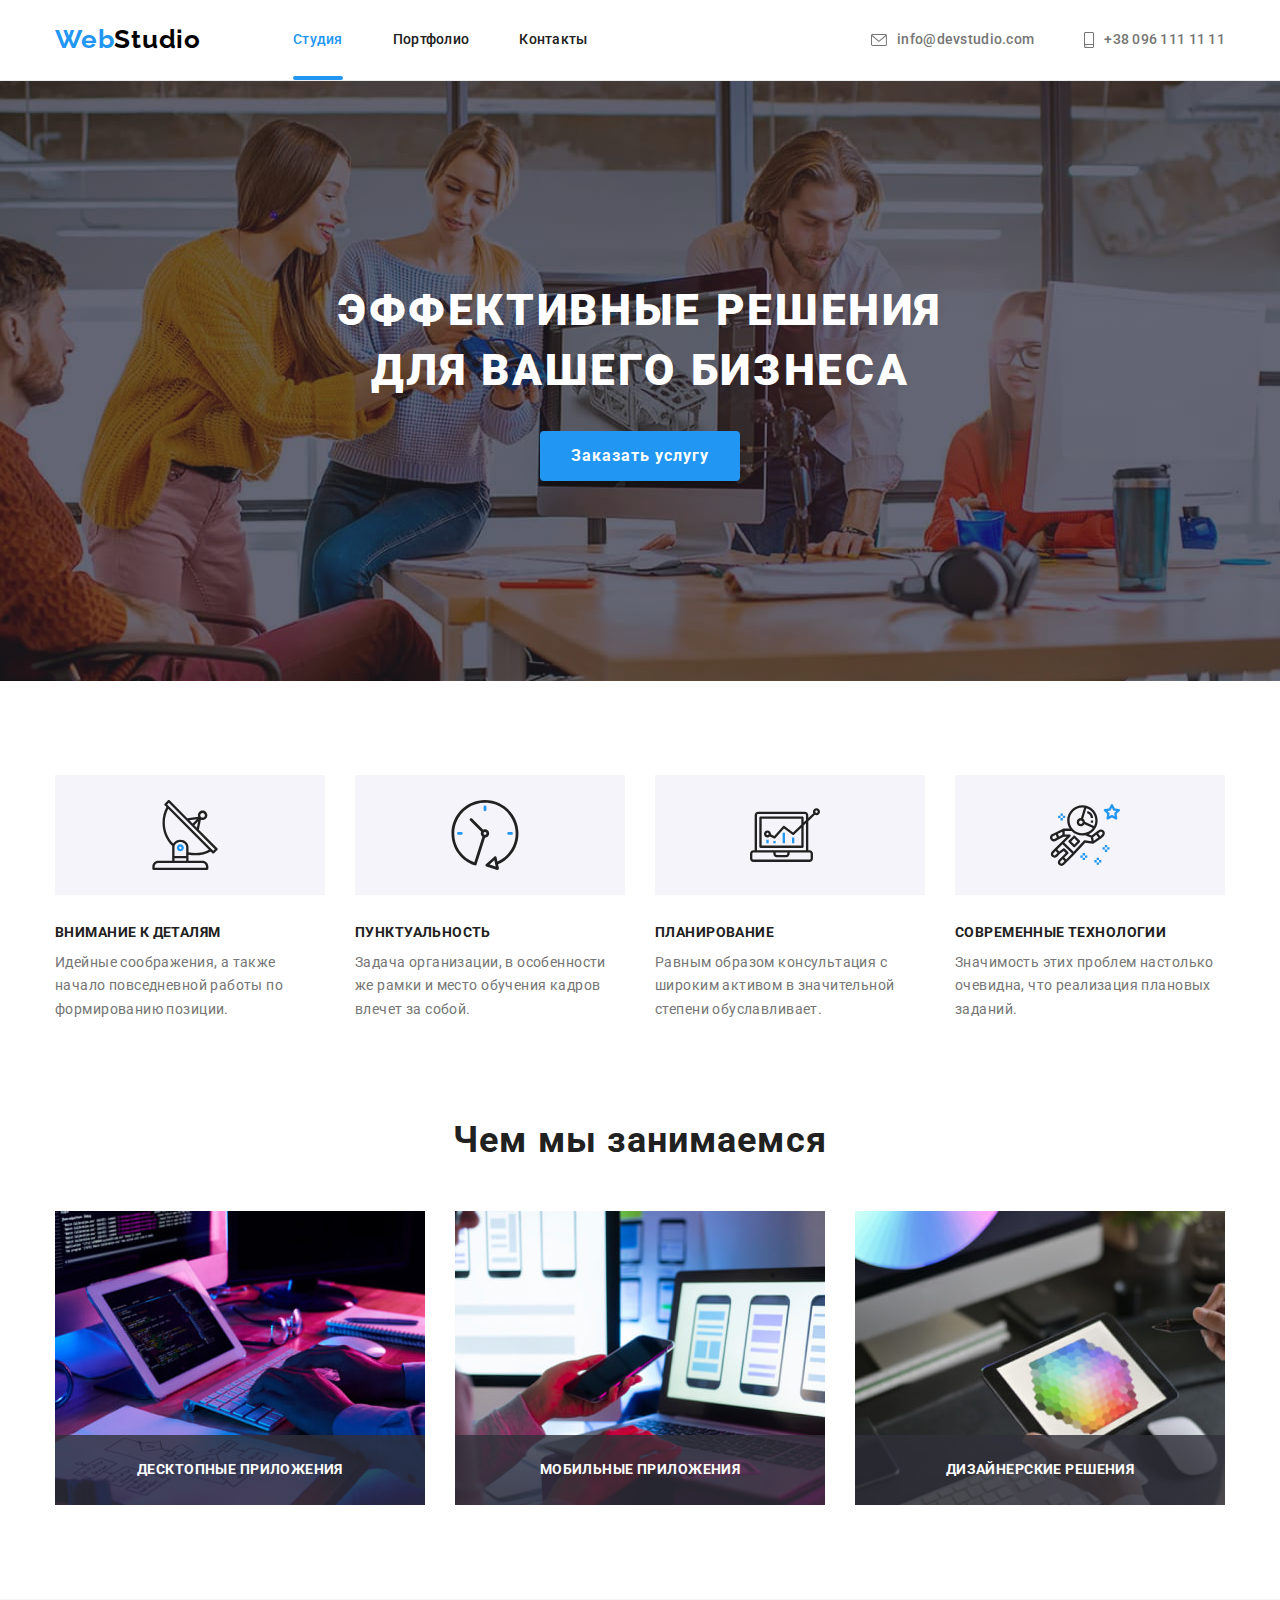
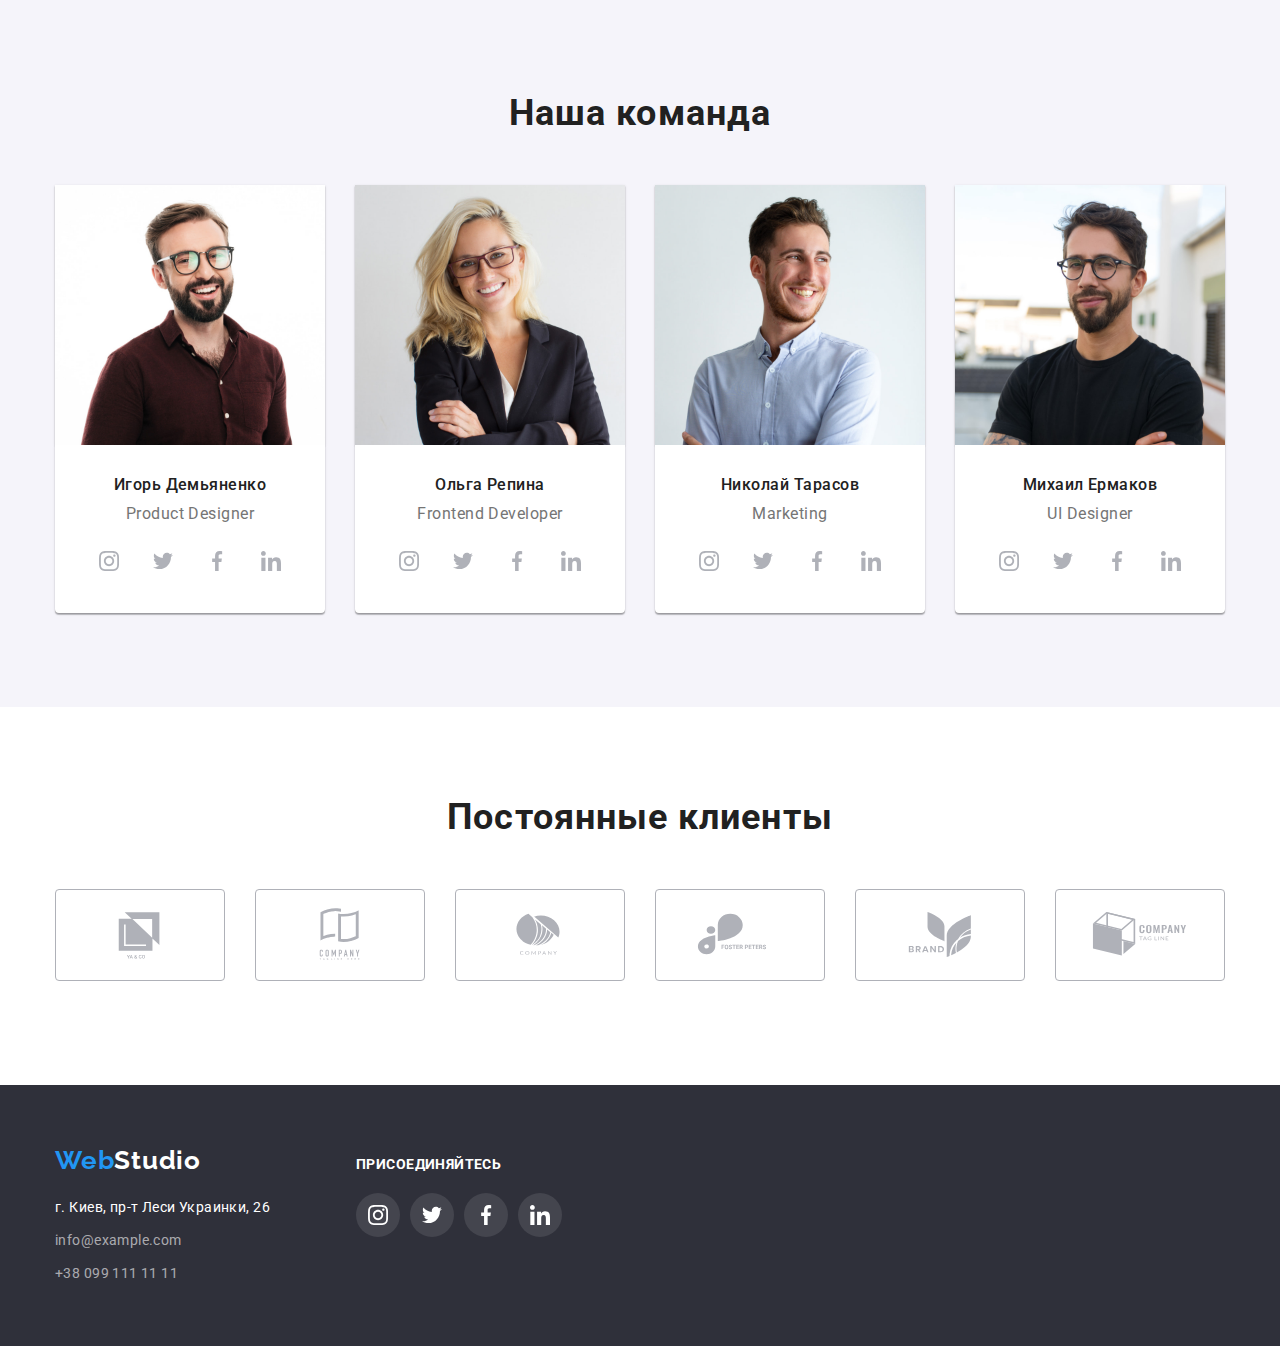
<file: index.html>
<!DOCTYPE html>
<html lang="ru">
<head>
    <meta charset="UTF-8">
    <meta http-equiv="X-UA-Compatible" content="IE=edge">
    <meta name="viewport" content="width=device-width, initial-scale=1.0">
    <meta name="description" content="Веб Студия Киев" />
    <title>Веб Студия Киев</title>
    <link rel="preconnect" href="https://fonts.googleapis.com">
    <link rel="preconnect" href="https://fonts.gstatic.com" crossorigin>
    <link href="https://fonts.googleapis.com/css2?family=Raleway:wght@700&family=Roboto:wght@400;500;700;900&display=swap"
        rel="stylesheet">
    <link rel="stylesheet" href="./modern-normalize.css">
    <link rel="stylesheet" href="./css/styles.css">
</head>
<body>
<!-- Шапка сайта-->
<header class="header">
    <div class="container main-nav">
    <nav class="header-nav">
        <a href="./index.html" class="logo"><span class="logo-style">Web</span>Studio</a>
        <ul class="site-nav list">
            <li class="item"><a href="" class="link current">Студия</a></li>
            <li class="item"><a href="./portfolio.html" class="link">Портфолио</a></li>
            <li class="item"><a href="" class="link">Контакты</a></li>
        </ul>
    </nav>
    <ul class="contacts-list list">
        <li class="item">
            <a href="mailto:info@devstudio.com" class="contacts">
                    <svg class="logo-contacts" width="16px" height="12px">
                        <use href="./images/symbol-defs.svg#icon-email"></use>
                    </svg>
                    info@devstudio.com
            </a>
        </li>
        <li class="item">
            <a href="tel:+380961111111" class="contacts">
                    <svg class="logo-contacts" width="10px" height="16px">
                        <use href="./images/symbol-defs.svg#icon-smartphone"></use>
                    </svg>
                    +38 096 111 11 11
            </a>
        </li>
    </ul>
    </div>
</header>

<main>
    <!-- Герой -->
    <section class="hero">
        <div class="container">
            <h1 class="hero-title">Эффективные решения для вашего бизнеса</h1>
            <button type="button" class="hero-button" data-modal-open>Заказать услугу</button>
        </div>

<div class="backdrop is-hidden" data-modal>
    <div class="modal">
        <button class="close-button" data-modal-close>
            <svg  class="close-logo" width="30px" height="30px">
                <use href="./images/symbol-defs.svg#icon-close"></use>
            </svg>
        </button>
    </div>
</div>

    </section>

    <!-- Наши преимущества -->
    <section class="benefits-section">
        <div class="container">
        <h2 class="visually-hidden">Наши преимущества</h2>
        <ul class="benefits-list list">
            <li class="list-item">
                <div class="benefits-logo">
                <svg class="logo-contacts" width="70px" height="70px">
                    <use href="./images/symbol-defs.svg#icon-antenna"></use>
                </svg>
                </div>
                <h3 class="benefits-title">Внимание к деталям</h3>
                <p class="benefits-description">Идейные соображения, а также начало повседневной работы по формированию позиции.</p>
            </li>
            <li class="list-item">
                <div class="benefits-logo">
                    <svg class="logo-contacts" width="70px" height="70px">
                        <use href="./images/symbol-defs.svg#icon-clock"></use>
                    </svg>
                </div>
                <h3 class="benefits-title">Пунктуальность</h3>
                <p class="benefits-description">Задача организации, в особенности же рамки и место обучения кадров влечет за собой.</p>
            </li>
            <li class="list-item">
                <div class="benefits-logo">
                    <svg class="logo-contacts" width="70px" height="70px">
                        <use href="./images/symbol-defs.svg#icon-diagram"></use>
                    </svg>
                </div>
                <h3 class="benefits-title">Планирование</h3>
                <p class="benefits-description">Равным образом консультация с широким активом в значительной степени обуславливает.</p>
            </li>
            <li class="list-item">
                <div class="benefits-logo">
                    <svg class="logo-contacts" width="70px" height="70px">
                        <use href="./images/symbol-defs.svg#icon-astronaut"></use>
                    </svg>
                </div>
                <h3 class="benefits-title">Современные технологии</h3>
                <p class="benefits-description">Значимость этих проблем настолько очевидна, что реализация плановых заданий.</p>
            </li>
        </ul>
        </div>
    </section>

    <!-- Чем мы занимаемся -->

    <section class="services-section">
        <div class="container">
        <h2 class="section-title">Чем мы занимаемся</h2>
        <ul class="services-list list">
            <li class="list-item-services">
                <img src="./images/box_1.jpg" alt="Человек работает на клавиатуре перед компьютером и планшетом" width="370">
                <p class="services-descriprion">Десктопные приложения</p>
            </li>
            <li class="list-item-services">
                <img src="./images/box_2.jpg" alt="Человек работает на ноутбуке с телефоном в руках" width="370">
                <p class="services-descriprion">Мобильные приложения</p>
            </li>
            <li class="list-item-services">
                <img src="./images/box_3.jpg" alt="Человек работает на планшете со стилусом в руках" width="370">
                <p class="services-descriprion">Дизайнерские решения</p>
            </li>
        </ul>
        </div>
    </section>

    <!-- Наша команда -->
    <section class="team-section">
        <div class="container">
        <h2 class="section-title">Наша команда</h2>
        <ul class="team-list list">
            <li class="list-item">
                    <img src="./images/img_pd.jpg" alt="Фото Игоря Демьяненко" width="270">
                    <div class="team-member-info">
                        <h3 class="team-title">Игорь Демьяненко</h3>
                        <p class=team-description>Product Designer</p>
                            <ul class="social-networks-list list">
                                <li class="social-item">
                                    <a class="social-link" href="">
                                        <svg class="logo-social" width="20px" height="20px">
                                            <use href="./images/symbol-defs.svg#icon-instagram"></use>
                                        </svg>
                                    </a>
                                </li>
                                <li class="social-item">
                                    <a class="social-link" href="">
                                        <svg class="logo-social" width="20px" height="20px">
                                            <use href="./images/symbol-defs.svg#icon-twitter"></use>
                                        </svg>
                                    </a>
                                </li>
                                <li class="social-item">
                                    <a class="social-link" href="">
                                    <svg class="logo-social" width="20px" height="20px">
                                        <use href="./images/symbol-defs.svg#icon-facebook"></use>
                                    </svg>
                                    </a>
                                </li>
                                <li class="social-item">
                                    <a class="social-link" href="">
                                    <svg class="logo-social" width="20px" height="20px">
                                        <use href="./images/symbol-defs.svg#icon-linkedin"></use>
                                    </svg>
                                    </a>
                                </li>
                            </ul>
                    </div>
            </li>
            <li class="list-item">
                    <img src="./images/img_fd.jpg" alt="Фото Ольги Репиной" width="270">
                    <div class="team-member-info">
                        <h3 class="team-title">Ольга Репина</h3>
                        <p class=team-description>Frontend Developer</p>
                            <ul class="social-networks-list list">
                                <li class="social-item">
                                    <a class="social-link" href="">
                                        <svg class="logo-social" width="20px" height="20px">
                                            <use href="./images/symbol-defs.svg#icon-instagram"></use>
                                        </svg>
                                    </a>
                                </li>
                                <li class="social-item">
                                    <a class="social-link" href="">
                                        <svg class="logo-social" width="20px" height="20px">
                                            <use href="./images/symbol-defs.svg#icon-twitter"></use>
                                        </svg>
                                    </a>
                                </li>
                                <li class="social-item">
                                    <a class="social-link" href="">
                                    <svg class="logo-social" width="20px" height="20px">
                                        <use href="./images/symbol-defs.svg#icon-facebook"></use>
                                    </svg>
                                    </a>
                                </li>
                                <li class="social-item">
                                    <a class="social-link" href="">
                                    <svg class="logo-social" width="20px" height="20px">
                                        <use href="./images/symbol-defs.svg#icon-linkedin"></use>
                                    </svg>
                                    </a>
                                </li>
                            </ul>
                    </div>
            </li>
            <li class="list-item">
                    <img src="./images/img_m.jpg" alt="Фото Николая Тарасова" width="270">
                    <div class="team-member-info">
                        <h3 class="team-title">Николай Тарасов</h3>
                        <p class=team-description>Marketing</p>
                            <ul class="social-networks-list list">
                                <li class="social-item">
                                    <a class="social-link" href="">
                                        <svg class="logo-social" width="20px" height="20px">
                                            <use href="./images/symbol-defs.svg#icon-instagram"></use>
                                        </svg>
                                    </a>
                                </li>
                                <li class="social-item">
                                    <a class="social-link" href="">
                                        <svg class="logo-social" width="20px" height="20px">
                                            <use href="./images/symbol-defs.svg#icon-twitter"></use>
                                        </svg>
                                    </a>
                                </li>
                                <li class="social-item">
                                    <a class="social-link" href="">
                                    <svg class="logo-social" width="20px" height="20px">
                                        <use href="./images/symbol-defs.svg#icon-facebook"></use>
                                    </svg>
                                    </a>
                                </li>
                                <li class="social-item">
                                    <a class="social-link" href="">
                                    <svg class="logo-social" width="20px" height="20px">
                                        <use href="./images/symbol-defs.svg#icon-linkedin"></use>
                                    </svg>
                                    </a>
                                </li>
                            </ul>
                    </div>
            </li>
            <li class="list-item">
                    <img src="./images/img_ui.jpg" alt="Фото Михаила Ермакова" width="270">
                    <div class="team-member-info">
                        <h3 class="team-title">Михаил Ермаков</h3>
                        <p class=team-description>UI Designer</p>
                            <ul class="social-networks-list list">
                                <li class="social-item">
                                    <a class="social-link" href="">
                                        <svg class="logo-social" width="20px" height="20px">
                                            <use href="./images/symbol-defs.svg#icon-instagram"></use>
                                        </svg>
                                    </a>
                                </li>
                                <li class="social-item">
                                    <a class="social-link" href="">
                                        <svg class="logo-social" width="20px" height="20px">
                                            <use href="./images/symbol-defs.svg#icon-twitter"></use>
                                        </svg>
                                    </a>
                                </li>
                                <li class="social-item">
                                    <a class="social-link" href="">
                                    <svg class="logo-social" width="20px" height="20px">
                                        <use href="./images/symbol-defs.svg#icon-facebook"></use>
                                    </svg>
                                    </a>
                                </li>
                                <li class="social-item">
                                    <a class="social-link" href="">
                                    <svg class="logo-social" width="20px" height="20px">
                                        <use href="./images/symbol-defs.svg#icon-linkedin"></use>
                                    </svg>
                                    </a>
                                </li>
                            </ul>
                    </div>
            </li>
        </ul>
        </div>
    </section>

    <!-- Постоянные клиенты -->
    <section class="clients-section">
        <div class="container">
            <h2 class="section-title">Постоянные клиенты</h2>
            <ul class="clients-list list">
                    <li class="clients-list-item">
                        <a class="clients-link" href="">
                            <svg class="logo-clients" width="106px" height="60px">
                                <use href="./images/symbol-defs.svg#icon-logo1"></use>
                            </svg>
                        </a>
                    </li>
                    <li class="clients-list-item">
                        <a class="clients-link" href="">
                            <svg class="logo-clients" width="106px" height="60px">
                                <use href="./images/symbol-defs.svg#icon-logo2"></use>
                            </svg>
                        </a>
                    </li>
                <li class="clients-list-item">
                    <a class="clients-link" href="">
                        <svg class="logo-clients" width="106px" height="60px">
                            <use href="./images/symbol-defs.svg#icon-logo3"></use>
                        </svg>
                    </a>
                </li>
                <li class="clients-list-item">
                    <a class="clients-link" href="">
                        <svg class="logo-clients" width="106px" height="60px">
                            <use href="./images/symbol-defs.svg#icon-logo4"></use>
                        </svg>
                    </a>
                </li>
                <li class="clients-list-item">
                    <a class="clients-link" href="">
                        <svg class="logo-clients" width="106px" height="60px">
                            <use href="./images/symbol-defs.svg#icon-logo5"></use>
                        </svg>
                    </a>
                </li>
                <li class="clients-list-item">
                    <a class="clients-link" href="">
                        <svg class="logo-clients" width="106px" height="60px">
                            <use href="./images/symbol-defs.svg#icon-logo6"></use>
                        </svg>
                    </a>
                </li>
        </div>
        </ul>
    </section>

</main>
<!-- Футер -->
<footer class="footer">
    <div class="container footer-position">
        <div class="address-container">
        <a href="./index.html" class="logo secondary"><span class="logo-style">Web</span><span class="logo-white">Studio</span></a>
        <address class="address">
                <span class="address-text">г. Киев, пр-т Леси Украинки, 26</span>
                <a href="mailto:info@example.com" class="address-item">info@example.com</a> 
                <a href="tel:+380991111111" class="address-item">+38 099 111 11 11</a>
        
            </address>
        </div>  
        <div class="footer-social-network">
                <p class="join-us">присоединяйтесь</p>
                <ul class="footer-list list">
                    <li class="social-item">
                        <a class="social-link-footer" href="">
                            <svg class="logo-social-footer" width="20px" height="20px">
                                <use href="./images/symbol-defs.svg#icon-instagram2"></use>
                            </svg>
                        </a>
                    </li>
                    <li class="social-item">
                        <a class="social-link-footer" href="">
                            <svg class="logo-social-footer" width="20px" height="20px">
                                <use href="./images/symbol-defs.svg#icon-twitter2"></use>
                            </svg>
                        </a>
                    </li>
                    <li class="social-item">
                        <a class="social-link-footer" href="">
                            <svg class="logo-social-footer" width="20px" height="20px">
                                <use href="./images/symbol-defs.svg#icon-facebook2"></use>
                            </svg>
                        </a>
                    </li>
                    <li class="social-item">
                        <a class="social-link-footer" href="">
                            <svg class="logo-social-footer" width="20px" height="20px">
                                <use href="./images/symbol-defs.svg#icon-linkedin2"></use>
                            </svg>
                        </a>
                    </li>
                </ul>
        </div>

    </div>
</footer>



<script src="./js/modal.js"></script>

</body>
</html>
</file>
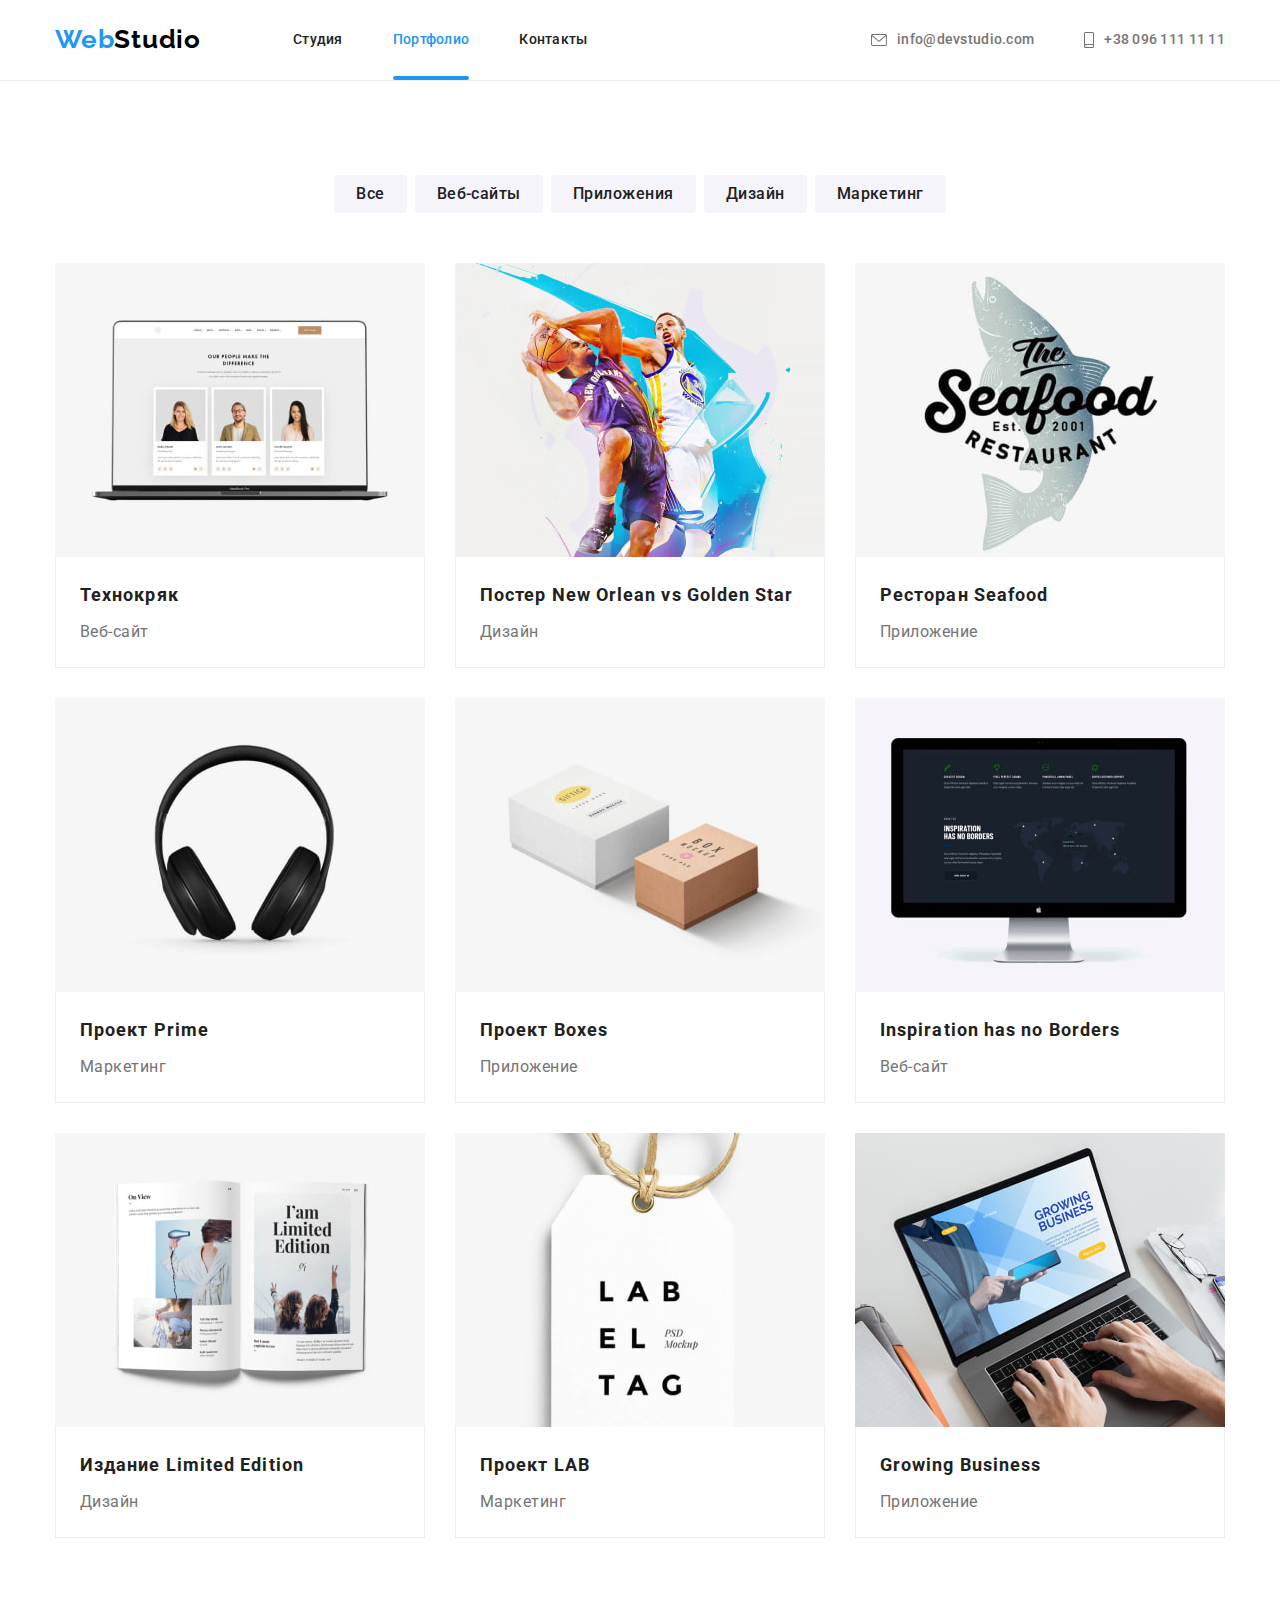
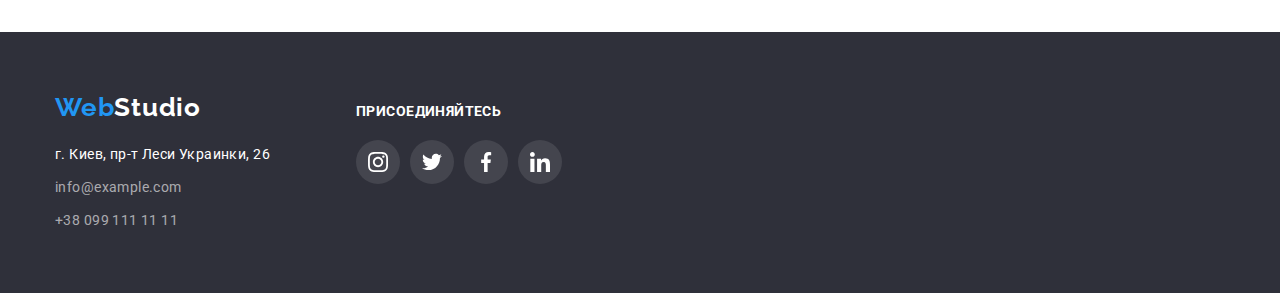
<file: portfolio.html>
<!DOCTYPE html>
<html lang="ru">

<head>
    <meta charset="UTF-8">
    <meta http-equiv="X-UA-Compatible" content="IE=edge">
    <meta name="viewport" content="width=device-width, initial-scale=1.0">
    <meta name="description" content="Веб Студия Киев" />
    <title>Веб Студия Киев</title>
    <link rel="preconnect" href="https://fonts.googleapis.com">
    <link rel="preconnect" href="https://fonts.gstatic.com" crossorigin>
    <link href="https://fonts.googleapis.com/css2?family=Raleway:wght@700&family=Roboto:wght@400;500;700;900&display=swap"
            rel="stylesheet">
    <link rel="stylesheet" href="./modern-normalize.css">
    <link rel="stylesheet" href="./css/styles.css">
</head>

<body>
    <!-- Шапка сайта-->
<header class="header">
    <div class="container main-nav">
        <nav class="header-nav">
            <a href="./index.html" class="logo"><span class="logo-style">Web</span>Studio</a>
            <ul class="site-nav list">
                <li class="item"><a href="./index.html" class="link">Студия</a></li>
                <li class="item"><a href="" class="link current">Портфолио</a></li>
                <li class="item"><a href="" class="link">Контакты</a></li>
            </ul>
        </nav>
        <ul class="contacts-list list">
            <li class="item">
                <a href="mailto:info@devstudio.com" class="contacts">
                        <svg class="logo-contacts" width="16px" height="12px">
                            <use href="./images/symbol-defs.svg#icon-email"></use>
                        </svg>
                        info@devstudio.com
                </a>
            </li>
            <li class="item">
                <a href="tel:+380961111111" class="contacts">
                        <svg class="logo-contacts" width="10px" height="16px">
                            <use href="./images/symbol-defs.svg#icon-smartphone"></use>
                        </svg>
                        +38 096 111 11 11
                </a>
            </li>
        </ul>
    </div>
</header>


<!-- Портфолио наших раобот -->
    <main>
    <section class="portfolio-section">
        <div class="container">
        <h1 class="visually-hidden">Портфолио наших работ</h1>
        <ul class="buttons-list list">
            <li class="buttons-item"><button type="button" class="portfolio-button">Все</button></li>
            <li class="buttons-item"><button type="button" class="portfolio-button">Веб-сайты</button></li>
            <li class="buttons-item"><button type="button" class="portfolio-button">Приложения</button></li>
            <li class="buttons-item"><button type="button" class="portfolio-button">Дизайн</button></li>
            <li class="buttons-item"><button type="button" class="portfolio-button">Маркетинг</button></li>
        </ul>

        <ul class="gallery-list list">
            <li class="gallery-item">
                <a href="" class="gallery-link">
                        <div class="gallery-overlay">
                            <img src="./images/techno.jpg" alt="Демонстрация веб-сайт на ноутбуке" width="370">
                            <p class="gallery-overlay-text">Технокряк это современная площадка распространения коронавируса. Компании используют эту
                                платформу для цифрового
                                шпионажа и атак на защищённые сервера конкурентов.</p> 
                        
                        </div>
                        <div class="card-content">
                            <h2 class="gallery-title">Технокряк</h2>
                            <p class="gallery-description">Веб-сайт</p>
                        </div>
                        
                </a>
                    
            </li>
            <li class="gallery-item">
                <a href="" class="gallery-link">
                        <div class="gallery-overlay">
                            <img src="./images/nba.jpg" alt="Два игрока из баскетбольных команд НБА Новый Орлеан и Голден Стейт борятся за мяч" width="370">
                            <p class="gallery-overlay-text">Технокряк это современная площадка распространения коронавируса. Компании используют эту
                                платформу для цифрового
                                шпионажа и атак на защищённые сервера конкурентов.</p>
                        </div>
                        <div class="card-content">
                            <h2 class="gallery-title">Постер New Orlean vs Golden Star</h2>
                            <p class="gallery-description">Дизайн</p>
                        </div>
                </a>
            </li>
            <li class="gallery-item">
                <a href="" class="gallery-link">
                        <div class="gallery-overlay">
                            <img src="./images/seafood.jpg" alt="Логотип ресторана" width="370">
                            <p class="gallery-overlay-text">Технокряк это современная площадка распространения коронавируса. Компании используют эту
                                платформу для цифрового
                                шпионажа и атак на защищённые сервера конкурентов.</p>
                        </div>
                        <div class="card-content">
                            <h2 class="gallery-title">Ресторан Seafood</h2>
                            <p class="gallery-description">Приложение</p>
                        </div>
                </a>
            </li>
            <li class="gallery-item">
                <a href="" class="gallery-link">
                        <div class="gallery-overlay">
                            <img src="./images/prime.jpg" alt="Наушники чёрного цвета" width="370">
                            <p class="gallery-overlay-text">Технокряк это современная площадка распространения коронавируса. Компании используют эту
                                платформу для цифрового
                                шпионажа и атак на защищённые сервера конкурентов.</p>
                        </div>
                        <div class="card-content">
                            <h2 class="gallery-title">Проект Prime</h2>
                            <p class="gallery-description">Маркетинг</p>
                        </div>
                </a>
            </li>
            <li class="gallery-item">
                <a href="" class="gallery-link">
                        <div class="gallery-overlay">
                            <img src="./images/boxes.jpg" alt="Две коробки, одна коричневого, другая белого цвета" width="370">
                            <p class="gallery-overlay-text">Технокряк это современная площадка распространения коронавируса. Компании используют эту
                                платформу для цифрового
                                шпионажа и атак на защищённые сервера конкурентов.</p>
                        </div>
                        <div class="card-content">
                            <h2 class="gallery-title">Проект Boxes</h2>
                            <p class="gallery-description">Приложение</p>
                        </div>
                </a>
            </li>
            <li class="gallery-item">
                <a href="" class="gallery-link">
                        <div class="gallery-overlay">
                            <img src="./images/inspiration.jpg" alt="Демонстрация веб-сайт на мониторе компьютера" width="370">
                            <p class="gallery-overlay-text">Технокряк это современная площадка распространения коронавируса. Компании используют эту
                                платформу для цифрового
                                шпионажа и атак на защищённые сервера конкурентов.</p>
                        </div>
                        <div class="card-content">
                            <h2 class="gallery-title">Inspiration has no Borders</h2>
                            <p class="gallery-description">Веб-сайт</p>
                        </div>
                </a>
            </li>
            <li class="gallery-item">
                <a href="" class="gallery-link">
                        <div class="gallery-overlay">
                            <img src="./images/limited.jpg" alt="Раскрытый журнал" width="370">
                            <p class="gallery-overlay-text">Технокряк это современная площадка распространения коронавируса. Компании используют эту
                                платформу для цифрового
                                шпионажа и атак на защищённые сервера конкурентов.</p>
                        </div>
                        <div class="card-content">
                            <h2 class="gallery-title">Издание Limited Edition</h2>
                            <p class="gallery-description">Дизайн</p>
                        </div>
                </a>
            </li>
            <li class="gallery-item">
                <a href="" class="gallery-link">
                        <div class="gallery-overlay">
                            <img src="./images/lab.jpg" alt="Бирка для одежды" width="370"> 
                            <p class="gallery-overlay-text">Технокряк это современная площадка распространения коронавируса. Компании используют эту
                                платформу для цифрового
                                шпионажа и атак на защищённые сервера конкурентов.</p>
                        </div>
                        <div class="card-content">
                            <h2 class="gallery-title">Проект LAB</h2>
                            <p class="gallery-description">Маркетинг</p>
                        </div>
                </a>
            </li>
            <li class="gallery-item">
                <a href="" class="gallery-link">
                        <div class="gallery-overlay">
                            <img src="./images/business.jpg" alt="Человек работает за ноутбуком" width="370">
                            <p class="gallery-overlay-text">Технокряк это современная площадка распространения коронавируса. Компании используют эту
                                платформу для цифрового
                                шпионажа и атак на защищённые сервера конкурентов.</p>
                        </div>
                        <div class="card-content">
                            <h2 class="gallery-title">Growing Business</h2>
                            <p class="gallery-description">Приложение</p>
                        </div>
                </a>
            </li>
        </ul>
        </div>
    </section>

    </main>
    <!-- Футер -->
<footer class="footer">
    <div class="container footer-position">
        <div class="address-container">
            <a href="./index.html" class="logo secondary"><span class="logo-style">Web</span><span
                    class="logo-white">Studio</span></a>
            <address class="address">
                <span class="address-text">г. Киев, пр-т Леси Украинки, 26</span>
                <a href="mailto:info@example.com" class="address-item">info@example.com</a>
                <a href="tel:+380991111111" class="address-item">+38 099 111 11 11</a>

            </address>
        </div>
        <div class="footer-social-network">
            <p class="join-us">присоединяйтесь</p>
            <ul class="footer-list list">
                <li class="social-item">
                    <a class="social-link-footer" href="">
                        <svg class="logo-social-footer" width="20px" height="20px">
                            <use href="./images/symbol-defs.svg#icon-instagram2"></use>
                        </svg>
                    </a>
                </li>
                <li class="social-item">
                    <a class="social-link-footer" href="">
                        <svg class="logo-social-footer" width="20px" height="20px">
                            <use href="./images/symbol-defs.svg#icon-twitter2"></use>
                        </svg>
                    </a>
                </li>
                <li class="social-item">
                    <a class="social-link-footer" href="">
                        <svg class="logo-social-footer" width="20px" height="20px">
                            <use href="./images/symbol-defs.svg#icon-facebook2"></use>
                        </svg>
                    </a>
                </li>
                <li class="social-item">
                    <a class="social-link-footer" href="">
                        <svg class="logo-social-footer" width="20px" height="20px">
                            <use href="./images/symbol-defs.svg#icon-linkedin2"></use>
                        </svg>
                    </a>
                </li>
            </ul>
        </div>

    </div>
</footer>

</body>

</html>
</file>
<file: css/styles.css>
:root {
  --primary-text-color: #212121;
  --description-text-color: #757575;
  --accent-color: #2196f3;
  --white-text-color: #fff;
  --primary-bg-color: #ffffff;
  --secondary-bg-color: #2f303a;
  --bg-button-color: #f5f4fa;
  --secondary-gray-color: #afb1b8;
  --reserv-bg-color: #f5f4fa;
  --gallery-list-gap: 30px;
  --timing-funcion: cubic-bezier(0.4, 0, 0.2, 1);
}

body {
  background-color: var(--primary-bg-color);
  color: var(--primary-text-color);

  font-family: Roboto, sans-serif;
  font-weight: 400;
}

.section-title {
  margin-bottom: 50px;
  font-weight: 700;
  font-size: 36px;
  line-height: 1.16;
  text-align: center;
  letter-spacing: 0.03em;
}

h1,
h2,
h3,
h4,
h5,
h6,
p,
ul {
  margin-bottom: 0;
  margin-top: 0;
}

img {
  display: block;
}

.list {
  padding: 0;
  margin: 0;
  list-style: none;
}

/* Лого */

.logo {
  color: #000;
  font-family: 'Raleway', sans-serif;
  font-weight: 700;
  font-size: 26px;
  line-height: 1.2;
  letter-spacing: 0.03em;
  text-decoration: none;
}

.logo-style {
  color: var(--accent-color);
}

/* Шапка сайта */
.header {
  border-bottom: 1px solid #ececec;
}

.container {
  margin-left: auto;
  margin-right: auto;
  width: 1200px;
  padding-left: 15px;
  padding-right: 15px;
  /* outline: 2px solid tomato; */
}

.container.nav {
  /* display: flex;
  align-items: center; */
  border-bottom: 1px solid #ececec;
}

.site-nav {
  display: flex;
  margin-left: 92px;
}

/* 
.site-nav .item:not(:last-child) {
  margin-right: 50px;
} */

.site-nav .item + .item {
  margin-left: 50px;
}

.site-nav .link {
  display: block;
  padding-top: 32px;
  padding-bottom: 32px;

  color: var(--primary-text-color);
  font-weight: 500;
  font-size: 14px;
  line-height: 1.14;
  letter-spacing: 0.02em;
  text-decoration: none;
  transition: color 250ms var(--timing-funcion);
}

.main-nav,
.header-nav {
  display: flex;
  align-items: center;
}

.site-nav .link:hover,
.site-nav .link:focus {
  color: var(--accent-color);
}

.site-nav .link.current {
  position: relative;
  color: var(--accent-color);
}

.site-nav .link.current::after {
  content: '';
  position: absolute;
  display: block;
  bottom: 0;
  width: 100%;
  height: 4px;
  background-color: var(--accent-color);
  border-radius: 2px;
}

.contacts-list {
  display: flex;
  margin-left: auto;
}

.contacts-list .item + .item {
  margin-left: 50px;
}

.contacts-list .contacts {
  display: flex;
  justify-content: center;
  align-items: center;
  color: var(--description-text-color);
  font-weight: 500;
  font-size: 14px;
  line-height: 1.14;
  letter-spacing: 0.02em;
  text-decoration: none;
  transition: color 250ms var(--timing-funcion);
}

.contacts-list .contacts:hover,
.contacts-list .contacts:focus {
  color: var(--accent-color);
}

.logo-contacts {
  margin-right: 10px;
  fill: currentColor;
}

/* Стили файла index.html */
/* Герой */

.hero {
  padding-top: 200px;
  padding-bottom: 200px;
  text-align: center;
  max-width: 1600px;
  margin-left: auto;
  margin-right: auto;
  background-color: #c4c4c4;
  background-image: linear-gradient(to right, rgba(47, 48, 58, 0.4), rgba(47, 48, 58, 0.4)),
    url(../images/bgphoto.jpg);
  background-repeat: no-repeat;
  background-size: cover;
  background-position: center;
}

.bg-image {
}

.hero .hero-title {
  max-width: 696px;
  margin-bottom: 30px;
  margin-left: auto;
  margin-right: auto;
  align-items: center;
  text-align: center;
  color: var(--primary-bg-color);
  font-weight: 900;
  font-size: 44px;
  line-height: 1.36;

  letter-spacing: 0.06em;
  text-transform: uppercase;
}

.hero-button {
  width: 200px;
  height: 50px;
  background-color: var(--accent-color);
  color: var(--primary-bg-color);
  font-family: inherit;
  font-weight: 700;
  font-size: 16px;
  line-height: 1.87;
  align-items: center;
  text-align: center;
  letter-spacing: 0.06em;
  cursor: pointer;
  border: none;
  box-shadow: 0px 4px 4px rgba(0, 0, 0, 0.15);
  border-radius: 4px;
  transition: background-color 250ms var(--timing-funcion), box-shadow 250ms var(--timing-funcion);
}

.hero-button:hover,
.hero-button:focus {
  background-color: #188ce8;
  color: var(--white-text-color);
}

/* Модальное окно */

.backdrop {
  position: fixed;
  top: 0;
  left: 0;
  bottom: 0;
  right: 0;
  width: 100%;
  height: 100%;
  background-color: rgba(0, 0, 0, 0.2);
  z-index: 999;
  opacity: 1;
  visibility: visible;
  transition: opacity 250ms var(--timing-funcion), visibility 250ms var(--timing-funcion);
}

.backdrop.is-hidden {
  visibility: hidden;
  opacity: 0;
  pointer-events: none;
}

.modal {
  width: 528px;
  height: 581px;
  background-color: var(--primary-bg-color);
  position: absolute;
  top: 50%;
  left: 50%;
  transform: translate(-50%, -50%) scale(1);
  z-index: 999;
  transition: transform 250ms var(--timing-funcion);
}

.backdrop.is-hidden .modal {
  transform: translate(-50%, -50%) scale(0.9);
}

.close-button {
  position: absolute;
  top: 8px;
  right: 8px;
  background-color: transparent;
  border: transparent;
}

.close-logo {
  border: 1px solid rgba(0, 0, 0, 0.1);
  border-radius: 50%;
  display: inline-flex;
}

/* Наши преимущества */

.visually-hidden {
  position: absolute;
  clip: rect(0 0 0 0);
  width: 1px;
  height: 1px;
  margin: -1px;
}

.benefits-section,
.team-section {
  padding-top: 94px;
  padding-bottom: 94px;
}

.benefits-section .benefits-title {
  margin-bottom: 10px;
  font-weight: 700;
  font-size: 14px;
  line-height: 1.14;
  letter-spacing: 0.03em;
  text-transform: uppercase;
}

.benefits-section .benefits-description {
  color: var(--description-text-color);
  font-size: 14px;
  line-height: 1.7;
  letter-spacing: 0.03em;
}

.benefits-list {
  display: flex;
}

.list-item {
  /* width: calc((100% -90px) / 4); */
  width: 270px;
  height: 251px;
  margin-right: 30px;
}

.list-item:last-child {
  margin-right: 0;
}

.benefits-logo {
  display: flex;
  justify-content: center;
  align-items: center;
  height: 120px;
  background-color: var(--reserv-bg-color);
  margin-bottom: 30px;
}

/* Чем мы занимаемся*/

.services-section {
  padding-bottom: 94px;
}

.services-list {
  display: flex;
}

.list-item-services:not(:last-child) {
  flex-basis: calc(100% / 3 - 30px);
  margin-right: 30px;
}

.list-item-services {
  position: relative;
}

.services-descriprion {
  position: absolute;
  bottom: 0;
  left: 0;
  width: 370px;
  height: 70px;
  display: flex;
  justify-content: center;
  align-items: center;
  align-content: center;
  font-weight: bold;
  font-size: 14px;
  line-height: 1.14;
  text-align: center;
  letter-spacing: 0.03em;
  text-transform: uppercase;
  color: var(--white-text-color);
  background-color: rgba(47, 48, 58, 0.8);
}

/* Наша команда */

.team-section {
  background-color: var(--reserv-bg-color);
  height: 708px;
}
.team-list {
  display: flex;
}

.team-list .team-title {
  margin-bottom: 10px;
  font-weight: 500;
  font-size: 16px;
  line-height: 1.2;
  text-align: center;
  letter-spacing: 0.03em;
}

.team-list .team-description {
  color: var(--description-text-color);
  font-size: 16px;
  line-height: 1.2;
  text-align: center;
  letter-spacing: 0.03em;
  margin-bottom: 16px;
}

.team-member-info {
  padding-top: 30px;
  padding-bottom: 30px;
  background-color: #fff;
  box-shadow: 0px 1px 3px rgba(0, 0, 0, 0.12), 0px 1px 1px rgba(0, 0, 0, 0.14),
    0px 2px 1px rgba(0, 0, 0, 0.2);
  border-radius: 0px 0px 4px 4px;
}

.list-item img {
  box-shadow: 0px 1px 3px rgba(0, 0, 0, 0.12), 0px 1px 1px rgba(0, 0, 0, 0.14),
    0px 2px 1px rgba(0, 0, 0, 0.2);
}

.social-networks-list {
  display: flex;
  justify-content: center;
  align-items: center;
}

.social-item {
  margin-right: 10px;
  width: 44px;
  height: 44px;
}

.social-item:last-child {
  margin-right: 0;
}

.social-link {
  display: flex;
  justify-content: center;
  align-items: center;
  border-radius: 50%;
  width: 100%;
  height: 100%;
  color: var(--secondary-gray-color);
  transition: background-color 250ms var(--timing-funcion), color 250ms var(--timing-funcion);
}

.social-link:hover,
.social-link:focus {
  background-color: var(--accent-color);
  color: var(--white-text-color);
}

.logo-social {
  fill: currentColor;
}

/* Постоянные клиенты */

.clients-section {
  padding-top: 90px;
  padding-bottom: 104px;
}

.clients-list {
  display: flex;
  justify-content: center;
  align-items: center;
}

.clients-list-item {
  display: flex;
  justify-content: center;
  align-items: center;
  margin-right: 30px;
  width: 170px;
  height: 92px;
}

.clients-list-item:last-child {
  margin-right: 0;
}

.clients-link {
  display: flex;
  justify-content: center;
  align-items: center;
  min-width: 170px;
  min-height: 92px;
  color: var(--secondary-gray-color);
  border: 1px solid var(--secondary-gray-color);
  box-sizing: border-box;
  border-radius: 4px;
  transition: color 250ms var(--timing-funcion), border 250ms var(--timing-funcion);
}

.clients-link:hover,
.clients-link:focus {
  color: var(--accent-color);
  border: 1px solid var(--accent-color);
  border-radius: 4px;
}

.logo-clients {
  fill: currentColor;
}

/* Футер */
.footer {
  padding-top: 60px;
  padding-bottom: 60px;
  background-color: var(--secondary-bg-color);
}

.logo-white {
  color: var(--white-text-color);
}

.logo.secondary {
  display: inline-block;
  margin-bottom: 20px;
}

.address .address-text {
  display: inline-block;
  margin-bottom: 9px;
  color: var(--white-text-color);
  font-family: Roboto;
  font-style: normal;
  font-size: 14px;
  line-height: 1.71;
  letter-spacing: 0.03em;
}

.address .address-item {
  display: inline-block;
  margin-bottom: 9px;
  color: rgba(255, 255, 255, 0.6);
  font-family: Roboto;
  font-style: normal;
  font-size: 14px;
  line-height: 1.71;
  letter-spacing: 0.03em;
  text-decoration: none;
  transition: color 250ms var(--timing-funcion);
}

.address-item:last-child {
  margin-bottom: 0;
}

.address .address-item:hover,
.address .address-item:focus {
  color: var(--accent-color);
}

.address {
  max-width: 231px;
}

.address-container {
  margin-right: 70px;
}

.join-us {
  margin-bottom: 20px;
  font-style: normal;
  font-weight: bold;
  font-size: 14px;
  line-height: 1.14;
  letter-spacing: 0.03em;
  text-transform: uppercase;
  color: var(--white-text-color);
}
.footer-list {
  display: flex;
}

.social-link-footer {
  display: flex;
  justify-content: center;
  align-items: center;
  border-radius: 50%;
  width: 100%;
  height: 100%;
  background-color: rgba(255, 255, 255, 0.1);
  color: var(--white-text-color);
  transition: background-color 250ms var(--timing-funcion);
}

.social-link-footer:hover,
.social-link-footer:focus {
  background-color: var(--accent-color);
  color: var(--white-text-color);
}

.footer-position {
  display: flex;
  align-items: baseline;
}

.logo-social-footer {
  fill: currentColor;
}

/*Стили файла portfolio.html */
/* Портфолио наших раобот */

.portfolio-section {
  padding-top: 94px;
  padding-bottom: 94px;
}

.buttons-list {
  margin-bottom: 50px;
  display: flex;
  justify-content: center;
}

.buttons-item:not(:last-child) {
  margin-right: 8px;
}

.buttons-list .portfolio-button {
  display: block;
  padding: 6px 22px;
  background-color: var(--bg-button-color);
  color: var(--primary-text-color);
  font-family: inherit;
  font-weight: 500;
  font-size: 16px;
  line-height: 1.62;
  text-align: center;
  letter-spacing: 0.03em;
  cursor: pointer;
  border: none;
  border-radius: 4px;
  transition: background-color 250ms var(--timing-funcion), color 250ms var(--timing-funcion),
    box-shadow 250ms var(--timing-funcion);
}

.buttons-list .portfolio-button:hover,
.buttons-list .portfolio-button:focus {
  background-color: var(--accent-color);
  color: var(--white-text-color);
  box-shadow: 0px 3px 1px rgba(0, 0, 0, 0.1), 0px 1px 2px rgba(0, 0, 0, 0.08),
    0px 2px 2px rgba(0, 0, 0, 0.12);
}

.gallery-list .gallery-title {
  color: var(--primary-text-color);
  font-weight: 700;
  font-size: 18px;
  line-height: 2;
  letter-spacing: 0.06em;
  text-decoration: none;
}

.gallery-list .gallery-description {
  margin-top: 4px;
  color: var(--description-text-color);
  font-size: 16px;
  line-height: 1.87;
  letter-spacing: 0.03em;
  text-decoration: none;
}

.gallery-link {
  display: inline-block;
  text-decoration: none;
  transition: box-shadow 250ms var(--timing-funcion);
}

.gallery-link:hover,
.gallery-link:focus {
  box-shadow: 0px 1px 1px rgba(0, 0, 0, 0.12), 0px 4px 4px rgba(0, 0, 0, 0.06),
    1px 4px 6px rgba(0, 0, 0, 0.16);
}

.gallery-list {
  display: flex;
  flex-wrap: wrap;
}

.gallery-item {
  flex-basis: calc(100% / 3 - var(--gallery-list-gap));
  margin-right: var(--gallery-list-gap);
  margin-bottom: var(--gallery-list-gap);
}

.gallery-item:nth-child(3n) {
  margin-right: 0;
}

.gallery-item:nth-last-child(-n + 3) {
  margin-bottom: 0;
}

.card-content {
  padding: 20px 24px;
  border-left: 1px solid #eeeeee;
  border-right: 1px solid #eeeeee;
  border-bottom: 1px solid #eeeeee;
}

.gallery-overlay {
  position: relative;
  overflow: hidden;
}

.gallery-overlay .gallery-overlay-text {
  position: absolute;
  top: 0;
  left: 0;
  width: 100%;
  height: 100%;
  display: inline-block;
  justify-content: center;
  align-content: center;
  padding: 63px 24px;
  font-size: 18px;
  line-height: 1.56;
  letter-spacing: 0.03em;
  color: var(--white-text-color);
  opacity: 1;
  background-color: rgba(33, 150, 243, 0.9);
  transform: translateY(110%);
  transition: transform 250ms var(--timing-funcion);
}

.gallery-link:hover .gallery-overlay-text {
  transform: translateY(0);
}
</file>
